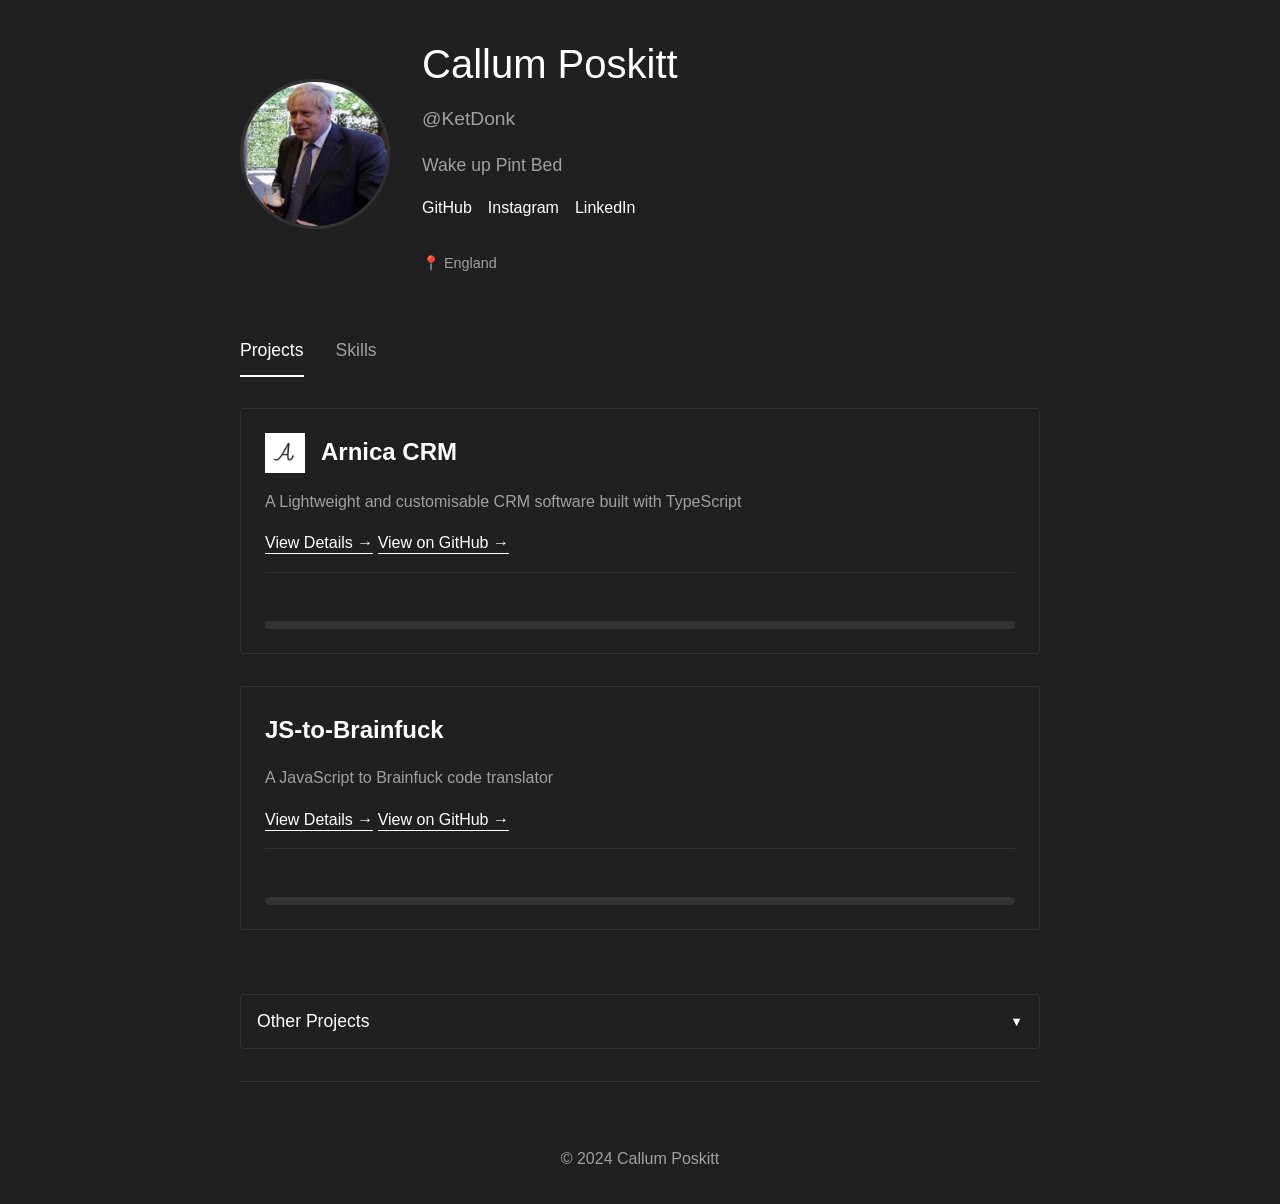
<file: index.html>
<!DOCTYPE html>
<html lang="en">
<head>
    <meta charset="UTF-8">
    <meta name="viewport" content="width=device-width, initial-scale=1.0">
    <title>Callum Poskitt - Portfolio</title>
    <style>
        * {
            margin: 0;
            padding: 0;
            box-sizing: border-box;
        }

        body {
            background-color: #202020;
            color: #ffffff;
            font-family: -apple-system, BlinkMacSystemFont, 'Segoe UI', Roboto, Oxygen, Ubuntu, Cantarell, sans-serif;
            line-height: 1.6;
            padding: 2rem;
        }

        .container {
            max-width: 800px;
            margin: 0 auto;
        }

        header {
            margin-bottom: 3rem;
            display: flex;
            align-items: center;
            gap: 2rem;
        }

        .profile-img {
            width: 150px;
            height: 150px;
            border-radius: 50%;
            object-fit: cover;
            border: 3px solid #333;
        }

        .header-content {
            flex: 1;
        }

        h1 {
            font-size: 2.5rem;
            font-weight: 500;
            margin-bottom: 0.5rem;
        }

        .username {
            color: #a0a0a0;
            font-size: 1.2rem;
            margin-bottom: 1rem;
        }

        .bio {
            font-size: 1.1rem;
            color: #a0a0a0;
            margin-bottom: 1rem;
        }

        .social-links {
            display: flex;
            gap: 1rem;
            margin-bottom: 2rem;
        }

        .social-links a {
            color: #ffffff;
            text-decoration: none;
            display: flex;
            align-items: center;
            gap: 0.5rem;
        }

        .social-links a:hover {
            color: #a0a0a0;
        }

        .projects {
            display: grid;
            gap: 2rem;
        }

        .project {
            border: 1px solid #333;
            padding: 1.5rem;
            border-radius: 4px;
            transition: transform 0.2s;
        }

        .project:hover {
            transform: translateY(-2px);
        }

        .project h2 {
            font-size: 1.5rem;
            margin-bottom: 0.5rem;
        }

        .project p {
            color: #a0a0a0;
            margin-bottom: 1rem;
        }

        .project a {
            color: #ffffff;
            text-decoration: none;
            border-bottom: 1px solid #ffffff;
            padding-bottom: 2px;
        }

        .project a:hover {
            border-bottom: 2px solid #ffffff;
        }

        footer {
            margin-top: 4rem;
            text-align: center;
            color: #a0a0a0;
        }

        .location {
            color: #a0a0a0;
            font-size: 0.9rem;
        }

        .languages {
            margin-top: 1rem;
            border-top: 1px solid #333;
            padding-top: 1rem;
        }

        .language-tags {
            display: flex;
            flex-wrap: wrap;
            gap: 1rem;
            margin-bottom: 0.5rem;
            min-height: 24px; /* Prevent layout shift while loading */
        }

        .language-tag {
            display: flex;
            align-items: center;
            gap: 0.5rem;
            font-size: 0.9rem;
            color: #a0a0a0;
        }

        .language-dot {
            width: 12px;
            height: 12px;
            border-radius: 50%;
        }

        .language-bar {
            height: 8px;
            border-radius: 4px;
            background: #333;
            margin-top: 0.5rem;
            overflow: hidden;
            display: flex;
            min-height: 8px; /* Prevent layout shift while loading */
        }

        .language-segment {
            height: 100%;
        }

        .loading {
            opacity: 0.5;
        }

        /* GitHub language colors - will be expanded dynamically */
        .typescript { background-color: #3178c6; }
        .javascript { background-color: #f1e05a; }
        .html { background-color: #e34c26; }
        .css { background-color: #563d7c; }
        .python { background-color: #3572A5; }
        .csharp { background-color: #178600; }

        /* Additional framework colors */
        .nodejs { background-color: #339933; }
        .expressjs { background-color: #000000; }
        .discordjs { background-color: #5865F2; }
        .spigot { background-color: #ED8106; }
        .bukkit { background-color: #C97D0C; }

        .projects-dropdown {
            margin-top: 2rem;
        }

        .dropdown-button {
            background: none;
            border: 1px solid #333;
            color: #ffffff;
            padding: 1rem;
            width: 100%;
            text-align: left;
            cursor: pointer;
            display: flex;
            justify-content: space-between;
            align-items: center;
            font-size: 1.1rem;
            border-radius: 4px;
            transition: background-color 0.2s;
        }

        .dropdown-button:hover {
            background-color: #2a2a2a;
        }

        .dropdown-button::after {
            content: '▼';
            font-size: 0.8rem;
            transition: transform 0.2s;
        }

        .dropdown-button.active::after {
            transform: rotate(180deg);
        }

        .other-projects {
            display: none;
            margin-top: 1rem;
        }

        .other-projects.show {
            display: grid;
            gap: 2rem;
        }

        .project-header {
            display: flex;
            align-items: center;
            gap: 1rem;
            margin-bottom: 1rem;
        }

        .project-logo {
            width: 40px;
            height: 40px;
            object-fit: contain;
        }

        .project-header h2 {
            margin-bottom: 0;
        }

        /* Tabs styling */
        .tabs {
            margin: 3rem 0;
            border-bottom: 1px solid #333;
        }

        .tab-buttons {
            display: flex;
            gap: 2rem;
            margin-bottom: -1px;
        }

        .tab-button {
            background: none;
            border: none;
            color: #a0a0a0;
            padding: 1rem 0;
            font-size: 1.1rem;
            cursor: pointer;
            position: relative;
            transition: color 0.2s;
        }

        .tab-button:hover {
            color: #ffffff;
        }

        .tab-button.active {
            color: #ffffff;
        }

        .tab-button.active::after {
            content: '';
            position: absolute;
            bottom: 0;
            left: 0;
            right: 0;
            height: 2px;
            background-color: #ffffff;
        }

        .tab-content {
            display: none;
            padding: 2rem 0;
        }

        .tab-content.active {
            display: block;
        }

        /* Skills section styling */
        .skills-grid {
            display: grid;
            grid-template-columns: repeat(auto-fill, minmax(250px, 1fr));
            gap: 2rem;
        }

        .skill-category {
            background: #2a2a2a;
            border-radius: 4px;
            padding: 1.5rem;
        }

        .skill-category h3 {
            margin-bottom: 1rem;
            font-size: 1.2rem;
            color: #ffffff;
        }

        .skill-list {
            display: flex;
            flex-wrap: wrap;
            gap: 0.8rem;
        }

        .skill-tag {
            display: flex;
            align-items: center;
            gap: 0.8rem;
            background: #333;
            padding: 0.4rem 0.8rem;
            border-radius: 20px;
            font-size: 0.9rem;
            color: #ffffff;
        }

        .skill-icon {
            width: 20px;
            height: 20px;
            display: flex;
            align-items: center;
            justify-content: center;
        }

        .skill-icon img {
            width: 100%;
            height: 100%;
            object-fit: contain;
        }

        .skill-dot {
            width: 8px;
            height: 8px;
            border-radius: 50%;
        }

        /* Restore project language bar styles */
        .project .languages .language-bar {
            height: 8px;
            border-radius: 4px;
            background: #333;
            margin-top: 0.5rem;
            overflow: hidden;
            display: flex;
        }

        .project .language-segment {
            height: 100%;
        }

        .project .language-tags {
            display: flex;
            flex-wrap: wrap;
            gap: 0.5rem;
            margin-bottom: 0.5rem;
        }

        .project .language-tag {
            display: flex;
            align-items: center;
            gap: 0.5rem;
            color: #a0a0a0;
            font-size: 0.9rem;
        }

        .project .language-dot {
            width: 8px;
            height: 8px;
            border-radius: 50%;
        }
    </style>
</head>
<body>
    <div class="container">
        <header>
            <img src="82061694.jpeg" alt="Callum Poskitt" class="profile-img">
            <div class="header-content">
                <h1>Callum Poskitt</h1>
                <div class="username">@KetDonk</div>
                <p class="bio">Wake up Pint Bed</p>
                <div class="social-links">
                    <a href="https://github.com/KetDonk" target="_blank">GitHub</a>
                    <a href="https://www.instagram.com/poskitt_/" target="_blank">Instagram</a>
                    <a href="https://www.linkedin.com/in/callum-poskitt-9bb7a4223" target="_blank">LinkedIn</a>
                </div>
                <p class="location">📍 England</p>
            </div>
        </header>

        <div class="tabs">
            <div class="tab-buttons">
                <button class="tab-button active" onclick="switchTab('projects')">Projects</button>
                <button class="tab-button" onclick="switchTab('skills')">Skills</button>
            </div>

            <div id="projects" class="tab-content active">
                <section class="projects">
                    <div class="project" data-repo="arnicaproject/arnica">
                        <div class="project-header">
                            <img src="207229088.png" alt="Arnica Logo" class="project-logo">
                            <h2>Arnica CRM</h2>
                        </div>
                        <p>A Lightweight and customisable CRM software built with TypeScript</p>
                        <div class="project-links" style="margin: 1rem 0;">
                            <a href="arnica.html" class="view-details">View Details →</a>
                            <a href="https://github.com/arnicaproject/arnica" target="_blank">View on GitHub →</a>
                        </div>
                        <div class="languages">
                            <div class="language-tags"></div>
                            <div class="language-bar"></div>
                        </div>
                    </div>

                    <div class="project" data-repo="KetDonk/js-to-brainfuck">
                        <div class="project-header">
                            <h2>JS-to-Brainfuck</h2>
                        </div>
                        <p>A JavaScript to Brainfuck code translator</p>
                        <div class="project-links" style="margin: 1rem 0;">
                            <a href="js-to-brainfuck.html" class="view-details">View Details →</a>
                            <a href="https://github.com/KetDonk/js-to-brainfuck" target="_blank">View on GitHub →</a>
                        </div>
                        <div class="languages">
                            <div class="language-tags"></div>
                            <div class="language-bar"></div>
                        </div>
                    </div>

                    <div class="projects-dropdown">
                        <button class="dropdown-button" onclick="toggleProjects()">Other Projects</button>
                        <div class="other-projects" id="otherProjects">
                            <div class="project" data-repo="KetDonk/College-U16">
                                <h2>College-U16</h2>
                                <p>C# project - "blood, sweat and tears, many more reasons to go pub"</p>
                                <a href="https://github.com/KetDonk/College-U16" target="_blank">View on GitHub →</a>
                                <div class="languages">
                                    <div class="language-tags"></div>
                                    <div class="language-bar"></div>
                                </div>
                            </div>

                            <div class="project" data-repo="KetDonk/CIS1702-CW2">
                                <h2>CIS1702-CW2</h2>
                                <p>Coursework 2 for Programming 1 - Python project</p>
                                <a href="https://github.com/KetDonk/CIS1702-CW2" target="_blank">View on GitHub →</a>
                                <div class="languages">
                                    <div class="language-tags"></div>
                                    <div class="language-bar"></div>
                                </div>
                            </div>

                            <div class="project" data-repo="KetDonk/U15Web">
                                <h2>U15Web</h2>
                                <p>Web development project using HTML</p>
                                <a href="https://github.com/KetDonk/U15Web" target="_blank">View on GitHub →</a>
                                <div class="languages">
                                    <div class="language-tags"></div>
                                    <div class="language-bar"></div>
                                </div>
                            </div>
                        </div>
                    </div>
                </section>
            </div>

            <div id="skills" class="tab-content">
                <div class="skills-grid">
                    <div class="skill-category">
                        <h3>Programming Languages</h3>
                        <div class="skill-list" id="programming-languages">
                            <!-- Dynamically populated -->
                        </div>
                    </div>
                    <div class="skill-category">
                        <h3>Frameworks & Libraries</h3>
                        <div class="skill-list" id="frameworks">
                            <!-- Dynamically populated -->
                        </div>
                    </div>
                    <div class="skill-category">
                        <h3>Tools & Technologies</h3>
                        <div class="skill-list" id="tools">
                            <!-- Dynamically populated -->
                        </div>
                    </div>
                </div>
            </div>
        </div>

        <footer>
            <p>© 2024 Callum Poskitt</p>
        </footer>
    </div>

    <script>
        // Language colors mapping (keep this for fallback dots)
        const languageColors = {
            'TypeScript': '#3178c6',
            'JavaScript': '#f1e05a',
            'HTML': '#e34c26',
            'CSS': '#563d7c',
            'Python': '#3572A5',
            'C#': '#178600',
            'Java': '#b07219',
            'Node.js': '#339933',
            'Express.js': '#000000',
            'Discord.js': '#5865F2',
            'Spigot': '#ED8106',
            'Bukkit': '#C97D0C'
        };

        // Icon mappings for skills
        const skillIcons = {
            'TypeScript': 'svgs/typescript-icon.svg',
            'JavaScript': 'svgs/javascript.svg',
            'HTML': 'svgs/html-5.svg',
            'CSS': 'svgs/css-3.svg',
            'Python': 'svgs/python.svg',
            'C#': 'svgs/c-sharp.svg',
            'Java': 'svgs/java.svg',
            'Node.js': 'svgs/nodejs-icon.svg',
            'Express.js': 'svgs/express.svg',
            'Discord.js': 'svgs/discord-icon.svg',
            'Tailwind CSS': 'svgs/tailwindcss-icon.svg'
        };

        // Update the fetchLanguageStats function with repository-specific fallback data
        async function fetchLanguageStats(repo) {
            try {
                const response = await fetch(`https://api.github.com/repos/${repo}/languages`);
                if (!response.ok) {
                    // Repository-specific fallback data
                    const fallbackData = {
                        'arnicaproject/arnica': {
                            'TypeScript': 15000,
                            'JavaScript': 5000,
                            'HTML': 2000,
                            'CSS': 1000
                        },
                        'KetDonk/College-U16': {
                            'C#': 20000,
                            'HTML': 500
                        },
                        'KetDonk/CIS1702-CW2': {
                            'Python': 10000
                        },
                        'KetDonk/U15Web': {
                            'HTML': 7000,
                            'CSS': 3000,
                            'JavaScript': 1000
                        }
                    };
                    
                    return fallbackData[repo] || {
                        'JavaScript': 1000,
                        'HTML': 500
                    };
                }
                const data = await response.json();
                return data;
            } catch (error) {
                console.error(`Error fetching language stats for ${repo}:`, error);
                return null;
            }
        }

        // Function to calculate percentages from language bytes
        function calculatePercentages(languages) {
            const total = Object.values(languages).reduce((a, b) => a + b, 0);
            const percentages = {};
            for (const [lang, bytes] of Object.entries(languages)) {
                percentages[lang] = (bytes / total * 100).toFixed(1);
            }
            return percentages;
        }

        // Function to update the language display for a project
        function updateProjectLanguages(projectElement, languages) {
            if (!languages) return;

            const tagsContainer = projectElement.querySelector('.language-tags');
            const barContainer = projectElement.querySelector('.language-bar');
            
            // Clear existing content
            tagsContainer.innerHTML = '';
            barContainer.innerHTML = '';

            // Calculate total bytes
            const total = Object.values(languages).reduce((a, b) => a + b, 0);

            // Create and append language tags and bar segments
            Object.entries(languages).forEach(([language, bytes]) => {
                const percentage = ((bytes / total) * 100).toFixed(1);
                
                // Add language tag
                const tag = document.createElement('div');
                tag.className = 'language-tag';
                tag.innerHTML = `
                    <div class="language-dot" style="background-color: ${languageColors[language] || '#858585'}"></div>
                    ${language} ${percentage}%
                `;
                tagsContainer.appendChild(tag);

                // Add bar segment
                const segment = document.createElement('div');
                segment.className = 'language-segment';
                segment.style.backgroundColor = languageColors[language] || '#858585';
                segment.style.width = `${percentage}%`;
                barContainer.appendChild(segment);
            });
        }

        // Function to initialize language stats for all projects
        async function initializeLanguageStats() {
            const projects = document.querySelectorAll('.project[data-repo]');
            
            for (const project of projects) {
                const repo = project.dataset.repo;
                const languageSection = project.querySelector('.languages');
                languageSection.classList.add('loading');
                
                const languages = await fetchLanguageStats(repo);
                if (languages) {
                    updateProjectLanguages(project, languages);
                }
                
                languageSection.classList.remove('loading');
            }
        }

        // Function to switch between tabs
        function switchTab(tabId) {
            // Update tab buttons
            document.querySelectorAll('.tab-button').forEach(button => {
                button.classList.remove('active');
            });
            document.querySelector(`[onclick="switchTab('${tabId}')"]`).classList.add('active');

            // Update tab content
            document.querySelectorAll('.tab-content').forEach(content => {
                content.classList.remove('active');
            });
            document.getElementById(tabId).classList.add('active');
        }

        // Function to create skill tag content
        function createSkillContent(name) {
            const iconPath = skillIcons[name];
            const color = languageColors[name] || '#858585';
            
            return `
                <div class="skill-icon">
                    ${iconPath 
                        ? `<img src="${iconPath}" alt="${name} icon">`
                        : `<div class="skill-dot" style="background-color: ${color}"></div>`
                    }
                </div>
                ${name}
            `;
        }

        // Update the aggregateSkills function
        async function aggregateSkills() {
            const repos = [
                'arnicaproject/arnica',
                'KetDonk/College-U16',
                'KetDonk/CIS1702-CW2',
                'KetDonk/U15Web'
            ];

            const skillsMap = new Map();
            
            // Add default programming languages
            const defaultLanguages = [
                'JavaScript', 'TypeScript', 'Python', 'Java', 'C#', 'HTML', 'CSS'
            ];
            defaultLanguages.forEach(lang => skillsMap.set(lang, true));

            // Add languages from repositories
            for (const repo of repos) {
                const languages = await fetchLanguageStats(repo);
                if (languages) {
                    for (const language of Object.keys(languages)) {
                        skillsMap.set(language, true);
                    }
                }
            }

            // Update skills display
            const programmingLanguages = document.getElementById('programming-languages');
            programmingLanguages.innerHTML = '';

            Array.from(skillsMap.keys()).sort().forEach(language => {
                const skillTag = document.createElement('div');
                skillTag.className = 'skill-tag';
                skillTag.innerHTML = createSkillContent(language);
                programmingLanguages.appendChild(skillTag);
            });
        }

        // Update the populateFrameworks function
        function populateFrameworks() {
            const frameworks = [
                'Node.js',
                'Express.js',
                'Discord.js',
                'Spigot',
                'Bukkit',
                'Tailwind CSS'
            ];

            const frameworksContainer = document.getElementById('frameworks');
            frameworksContainer.innerHTML = '';

            frameworks.forEach(name => {
                const skillTag = document.createElement('div');
                skillTag.className = 'skill-tag';
                skillTag.innerHTML = createSkillContent(name);
                frameworksContainer.appendChild(skillTag);
            });
        }

        // Initialize everything when the page loads
        document.addEventListener('DOMContentLoaded', () => {
            initializeLanguageStats();
            aggregateSkills();
            populateFrameworks();
        });

        function toggleProjects() {
            const button = document.querySelector('.dropdown-button');
            const projects = document.getElementById('otherProjects');
            button.classList.toggle('active');
            projects.classList.toggle('show');
        }
    </script>
</body>
</html>
</file>
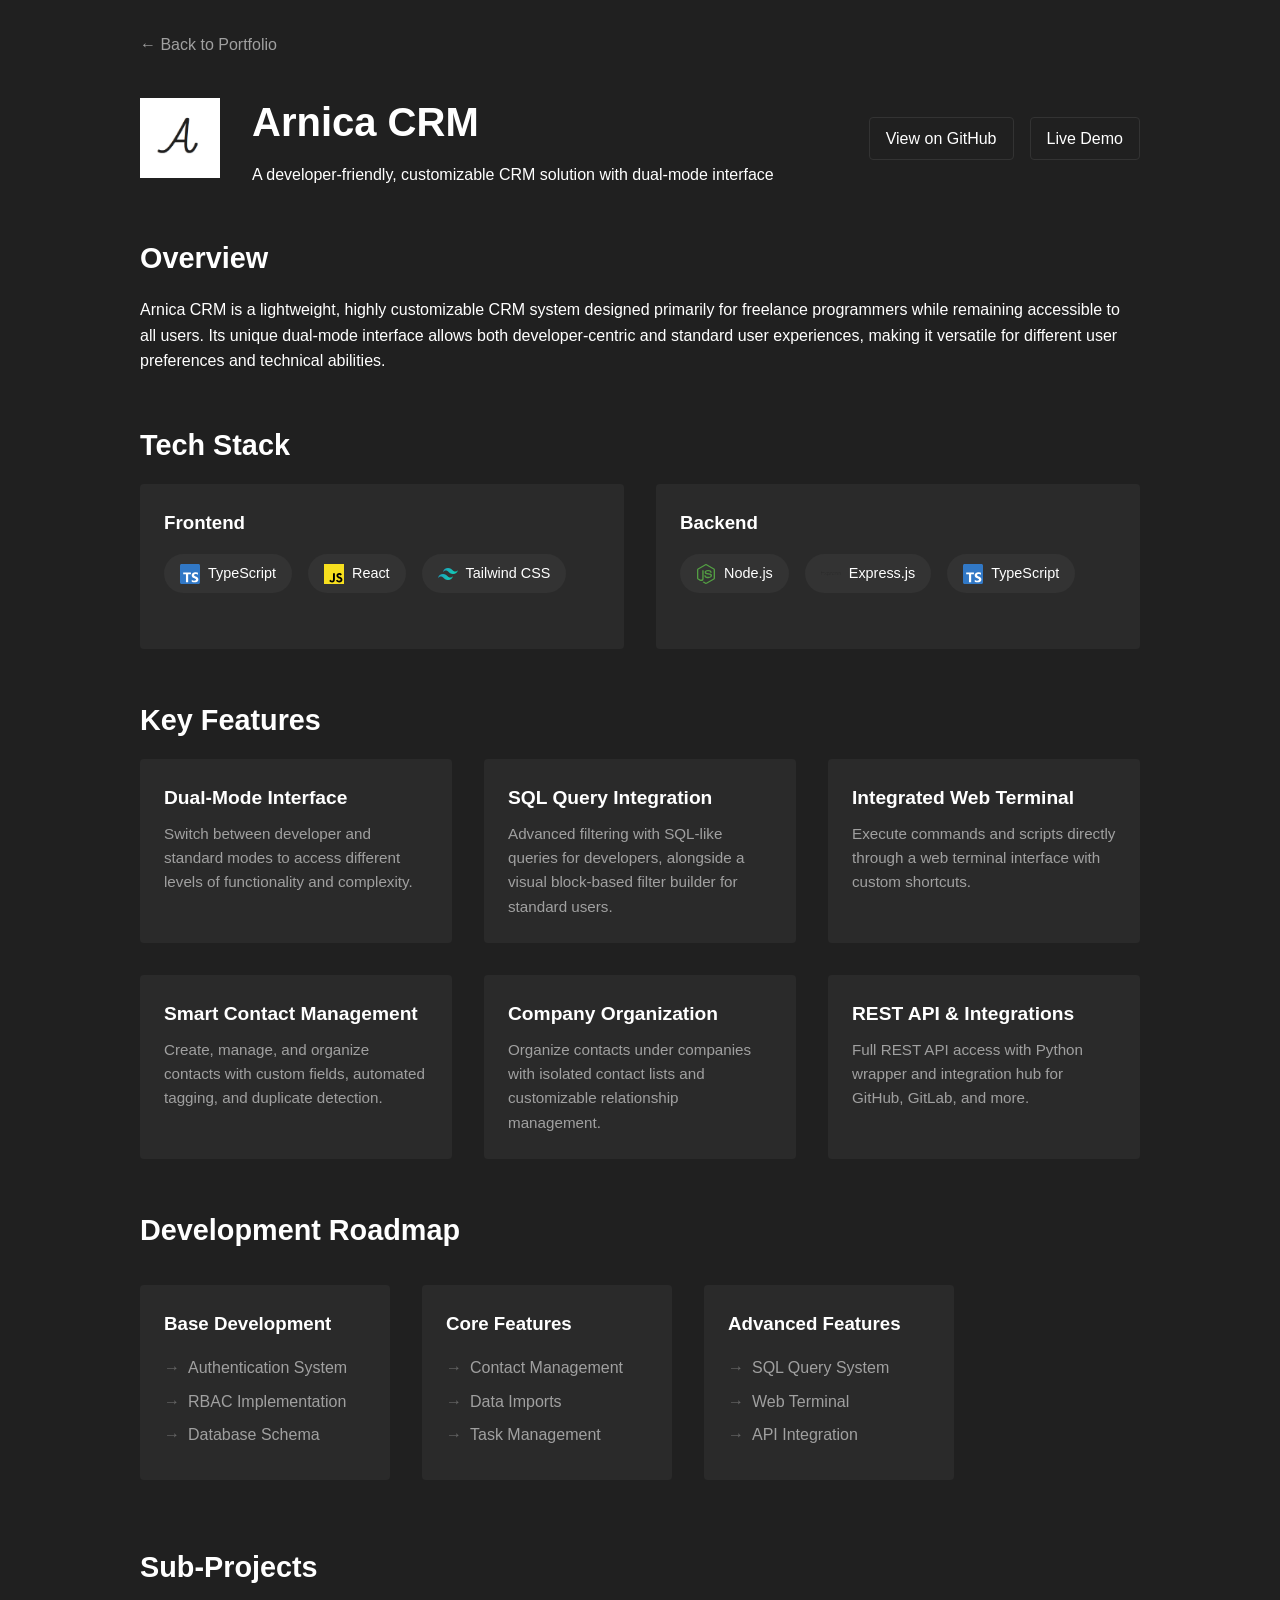
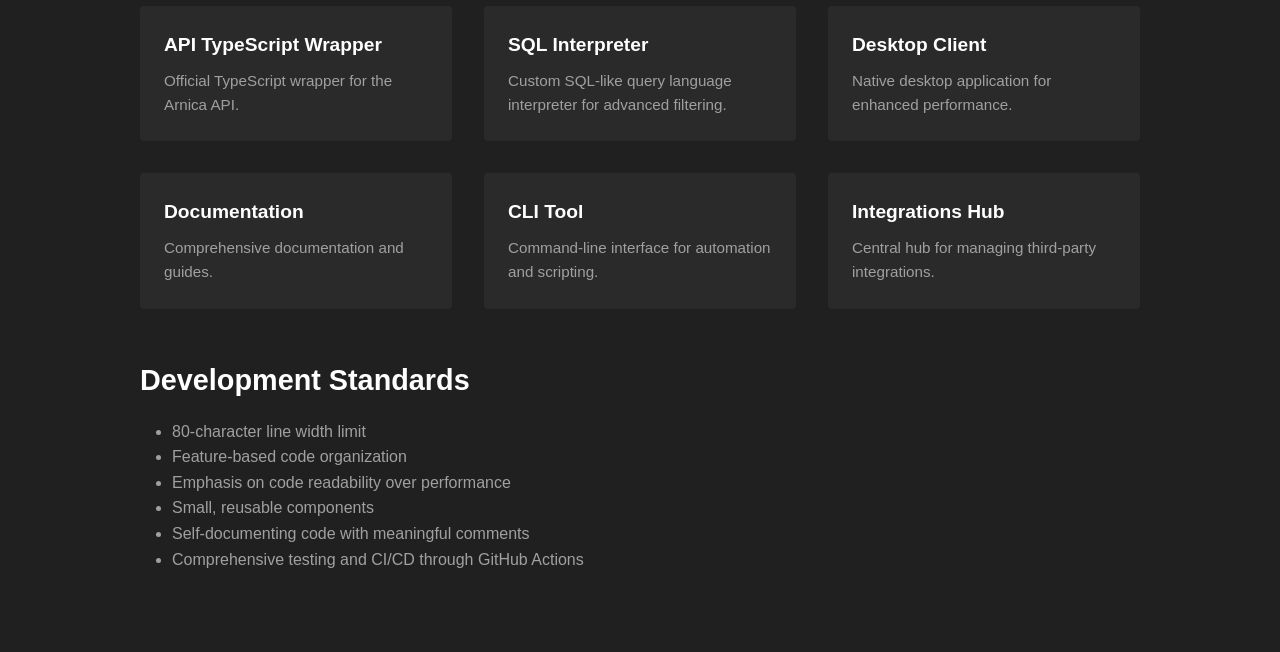
<file: arnica.html>
<!DOCTYPE html>
<html lang="en">
<head>
    <meta charset="UTF-8">
    <meta name="viewport" content="width=device-width, initial-scale=1.0">
    <title>Arnica CRM - Project Details</title>
    <style>
        * {
            margin: 0;
            padding: 0;
            box-sizing: border-box;
        }

        body {
            background-color: #202020;
            color: #ffffff;
            font-family: -apple-system, BlinkMacSystemFont, 'Segoe UI', Roboto, Oxygen, Ubuntu, Cantarell, sans-serif;
            line-height: 1.6;
            padding: 2rem;
        }

        .container {
            max-width: 1000px;
            margin: 0 auto;
        }

        .back-link {
            display: inline-flex;
            align-items: center;
            gap: 0.5rem;
            color: #a0a0a0;
            text-decoration: none;
            margin-bottom: 2rem;
            transition: color 0.2s;
        }

        .back-link:hover {
            color: #ffffff;
        }

        .project-header {
            display: flex;
            align-items: center;
            gap: 2rem;
            margin-bottom: 3rem;
        }

        .project-logo {
            width: 80px;
            height: 80px;
            object-fit: contain;
        }

        .project-title {
            flex: 1;
        }

        .project-title h1 {
            font-size: 2.5rem;
            margin-bottom: 0.5rem;
        }

        .project-links {
            display: flex;
            gap: 1rem;
        }

        .project-link {
            display: inline-flex;
            align-items: center;
            gap: 0.5rem;
            color: #ffffff;
            text-decoration: none;
            padding: 0.5rem 1rem;
            border: 1px solid #333;
            border-radius: 4px;
            transition: background-color 0.2s;
        }

        .project-link:hover {
            background-color: #333;
        }

        .section {
            margin-bottom: 3rem;
        }

        .section h2 {
            font-size: 1.8rem;
            margin-bottom: 1rem;
            color: #ffffff;
        }

        .tech-stack {
            display: flex;
            flex-wrap: wrap;
            gap: 1rem;
            margin-bottom: 2rem;
        }

        .tech-item {
            display: flex;
            align-items: center;
            gap: 0.5rem;
            background: #333;
            padding: 0.5rem 1rem;
            border-radius: 20px;
            font-size: 0.9rem;
        }

        .tech-icon {
            width: 20px;
            height: 20px;
        }

        .tech-icon img {
            width: 100%;
            height: 100%;
            object-fit: contain;
        }

        .features-grid {
            display: grid;
            grid-template-columns: repeat(auto-fit, minmax(300px, 1fr));
            gap: 2rem;
            margin-bottom: 2rem;
        }

        .feature-card {
            background: #2a2a2a;
            border-radius: 4px;
            padding: 1.5rem;
        }

        .feature-card h3 {
            font-size: 1.2rem;
            margin-bottom: 0.5rem;
            color: #ffffff;
        }

        .feature-card p {
            color: #a0a0a0;
            font-size: 0.95rem;
        }

        .screenshots {
            display: grid;
            grid-template-columns: repeat(auto-fit, minmax(400px, 1fr));
            gap: 2rem;
        }

        .screenshot {
            border: 1px solid #333;
            border-radius: 4px;
            overflow: hidden;
        }

        .screenshot img {
            width: 100%;
            height: auto;
            display: block;
        }

        .screenshot-caption {
            padding: 1rem;
            background: #2a2a2a;
            color: #a0a0a0;
            font-size: 0.9rem;
        }

        .mode-switch {
            display: inline-flex;
            align-items: center;
            gap: 0.5rem;
            background: #2a2a2a;
            padding: 0.3rem;
            border-radius: 20px;
            margin-bottom: 1rem;
        }

        .mode-button {
            padding: 0.5rem 1rem;
            border-radius: 16px;
            border: none;
            background: none;
            color: #a0a0a0;
            cursor: pointer;
            transition: all 0.2s;
        }

        .mode-button.active {
            background: #333;
            color: #ffffff;
        }

        .code-block {
            background: #2a2a2a;
            padding: 1rem;
            border-radius: 4px;
            font-family: 'Consolas', monospace;
            margin: 1rem 0;
            color: #a0a0a0;
        }

        .roadmap {
            display: flex;
            gap: 2rem;
            overflow-x: auto;
            padding: 1rem 0;
        }

        .roadmap-phase {
            min-width: 250px;
            background: #2a2a2a;
            padding: 1.5rem;
            border-radius: 4px;
        }

        .roadmap-phase h3 {
            margin-bottom: 1rem;
            color: #ffffff;
        }

        .roadmap-items {
            list-style: none;
        }

        .roadmap-items li {
            color: #a0a0a0;
            margin-bottom: 0.5rem;
            padding-left: 1.5rem;
            position: relative;
        }

        .roadmap-items li::before {
            content: '→';
            position: absolute;
            left: 0;
            color: #666;
        }

        .stack-section {
            display: grid;
            grid-template-columns: repeat(auto-fit, minmax(250px, 1fr));
            gap: 2rem;
        }

        .stack-card {
            background: #2a2a2a;
            padding: 1.5rem;
            border-radius: 4px;
        }

        .stack-card h3 {
            margin-bottom: 1rem;
            color: #ffffff;
            display: flex;
            align-items: center;
            gap: 0.5rem;
        }
    </style>
</head>
<body>
    <div class="container">
        <a href="index.html" class="back-link">← Back to Portfolio</a>

        <div class="project-header">
            <img src="207229088.png" alt="Arnica Logo" class="project-logo">
            <div class="project-title">
                <h1>Arnica CRM</h1>
                <p>A developer-friendly, customizable CRM solution with dual-mode interface</p>
            </div>
            <div class="project-links">
                <a href="https://github.com/arnicaproject/arnica" target="_blank" class="project-link">View on GitHub</a>
                <a href="#" class="project-link">Live Demo</a>
            </div>
        </div>

        <div class="section">
            <h2>Overview</h2>
            <p>Arnica CRM is a lightweight, highly customizable CRM system designed primarily for freelance programmers while remaining accessible to all users. Its unique dual-mode interface allows both developer-centric and standard user experiences, making it versatile for different user preferences and technical abilities.</p>
        </div>

        <div class="section">
            <h2>Tech Stack</h2>
            <div class="stack-section">
                <div class="stack-card">
                    <h3>Frontend</h3>
                    <div class="tech-stack">
                        <div class="tech-item">
                            <div class="tech-icon">
                                <img src="svgs/typescript-icon.svg" alt="TypeScript">
                            </div>
                            TypeScript
                        </div>
                        <div class="tech-item">
                            <div class="tech-icon">
                                <img src="svgs/javascript.svg" alt="JavaScript">
                            </div>
                            React
                        </div>
                        <div class="tech-item">
                            <div class="tech-icon">
                                <img src="svgs/tailwindcss-icon.svg" alt="Tailwind CSS">
                            </div>
                            Tailwind CSS
                        </div>
                    </div>
                </div>
                <div class="stack-card">
                    <h3>Backend</h3>
                    <div class="tech-stack">
                        <div class="tech-item">
                            <div class="tech-icon">
                                <img src="svgs/nodejs-icon.svg" alt="Node.js">
                            </div>
                            Node.js
                        </div>
                        <div class="tech-item">
                            <div class="tech-icon">
                                <img src="svgs/express.svg" alt="Express.js">
                            </div>
                            Express.js
                        </div>
                        <div class="tech-item">
                            <div class="tech-icon">
                                <img src="svgs/typescript-icon.svg" alt="TypeScript">
                            </div>
                            TypeScript
                        </div>
                    </div>
                </div>
            </div>
        </div>

        <div class="section">
            <h2>Key Features</h2>
            <div class="features-grid">
                <div class="feature-card">
                    <h3>Dual-Mode Interface</h3>
                    <p>Switch between developer and standard modes to access different levels of functionality and complexity.</p>
                </div>
                <div class="feature-card">
                    <h3>SQL Query Integration</h3>
                    <p>Advanced filtering with SQL-like queries for developers, alongside a visual block-based filter builder for standard users.</p>
                </div>
                <div class="feature-card">
                    <h3>Integrated Web Terminal</h3>
                    <p>Execute commands and scripts directly through a web terminal interface with custom shortcuts.</p>
                </div>
                <div class="feature-card">
                    <h3>Smart Contact Management</h3>
                    <p>Create, manage, and organize contacts with custom fields, automated tagging, and duplicate detection.</p>
                </div>
                <div class="feature-card">
                    <h3>Company Organization</h3>
                    <p>Organize contacts under companies with isolated contact lists and customizable relationship management.</p>
                </div>
                <div class="feature-card">
                    <h3>REST API & Integrations</h3>
                    <p>Full REST API access with Python wrapper and integration hub for GitHub, GitLab, and more.</p>
                </div>
            </div>
        </div>

        <div class="section">
            <h2>Development Roadmap</h2>
            <div class="roadmap">
                <div class="roadmap-phase">
                    <h3>Base Development</h3>
                    <ul class="roadmap-items">
                        <li>Authentication System</li>
                        <li>RBAC Implementation</li>
                        <li>Database Schema</li>
                    </ul>
                </div>
                <div class="roadmap-phase">
                    <h3>Core Features</h3>
                    <ul class="roadmap-items">
                        <li>Contact Management</li>
                        <li>Data Imports</li>
                        <li>Task Management</li>
                    </ul>
                </div>
                <div class="roadmap-phase">
                    <h3>Advanced Features</h3>
                    <ul class="roadmap-items">
                        <li>SQL Query System</li>
                        <li>Web Terminal</li>
                        <li>API Integration</li>
                    </ul>
                </div>
            </div>
        </div>

        <div class="section">
            <h2>Sub-Projects</h2>
            <div class="features-grid">
                <div class="feature-card">
                    <h3>API TypeScript Wrapper</h3>
                    <p>Official TypeScript wrapper for the Arnica API.</p>
                </div>
                <div class="feature-card">
                    <h3>SQL Interpreter</h3>
                    <p>Custom SQL-like query language interpreter for advanced filtering.</p>
                </div>
                <div class="feature-card">
                    <h3>Desktop Client</h3>
                    <p>Native desktop application for enhanced performance.</p>
                </div>
                <div class="feature-card">
                    <h3>Documentation</h3>
                    <p>Comprehensive documentation and guides.</p>
                </div>
                <div class="feature-card">
                    <h3>CLI Tool</h3>
                    <p>Command-line interface for automation and scripting.</p>
                </div>
                <div class="feature-card">
                    <h3>Integrations Hub</h3>
                    <p>Central hub for managing third-party integrations.</p>
                </div>
            </div>
        </div>

        <div class="section">
            <h2>Development Standards</h2>
            <ul style="margin-left: 2rem; margin-top: 1rem; color: #a0a0a0;">
                <li>80-character line width limit</li>
                <li>Feature-based code organization</li>
                <li>Emphasis on code readability over performance</li>
                <li>Small, reusable components</li>
                <li>Self-documenting code with meaningful comments</li>
                <li>Comprehensive testing and CI/CD through GitHub Actions</li>
            </ul>
        </div>
    </div>
</body>
</html>
</file>
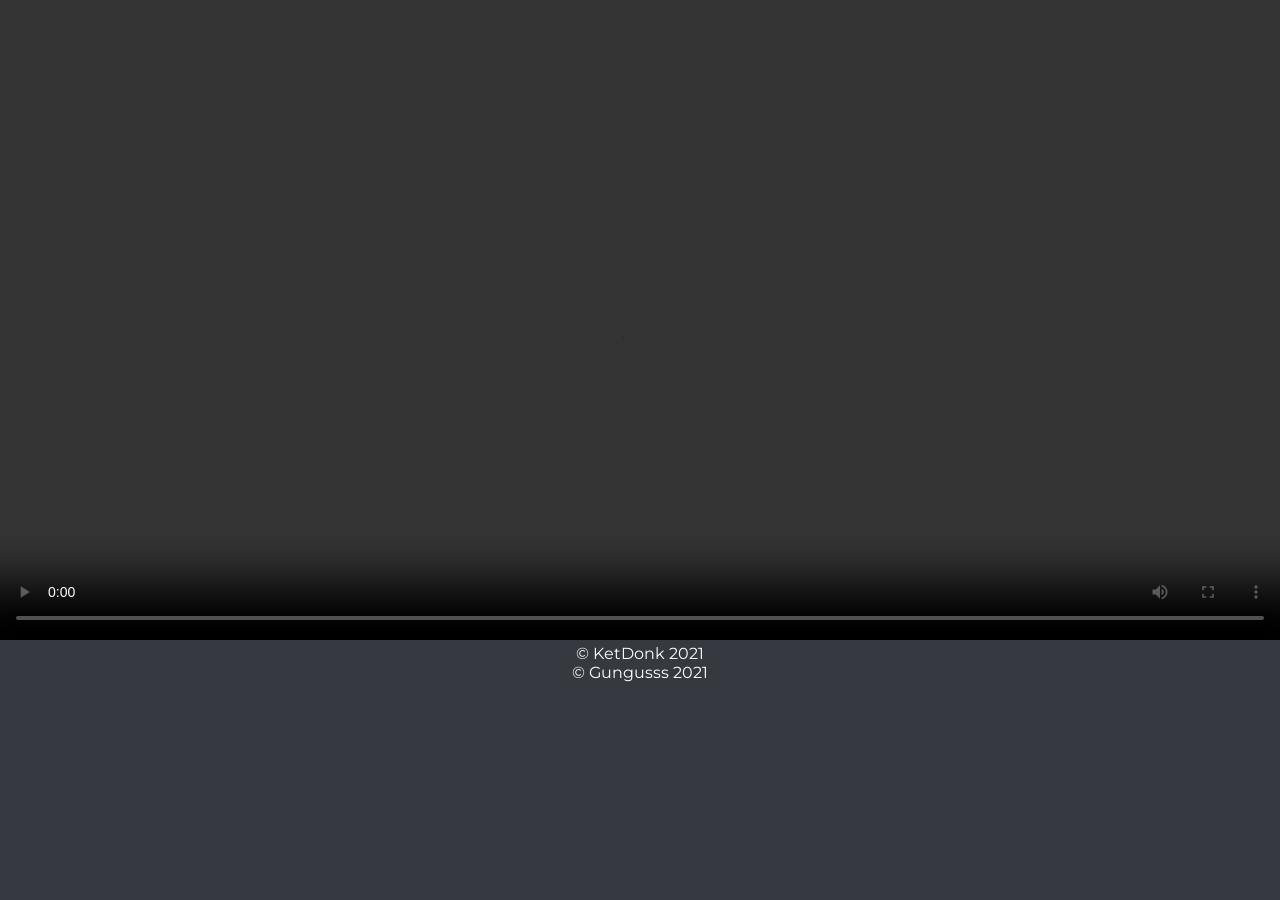
<file: blackburn.html>
<!DOCTYPE html>
<html lang="en">

<head>
    <meta charset="UTF-8">
    <meta http-equiv="X-UA-Compatible" content="IE=edge">
    <link rel="stylesheet" type="text/css" href="./blackburn.css" />
    <meta name="viewport" content="width=device-width, initial-scale=1.0">
    <title>Chistopher Blackburn</title>
</head>

<body>
    <div class="vid-cont">
        <video controls autoplay loop width="100%" height="100%">
            <source class="vid" src="./sir.mp4" type="video/mp4">
        </video>
    </div>
    <div class="footer">
        <span><a href="https://github.com/KetDonk">© KetDonk 2021</a></span>
        <br>
        <span><a href="https://github.com/Gungusss">© Gungusss 2021</a></span>
    </div>
</body>

</html>
</file>
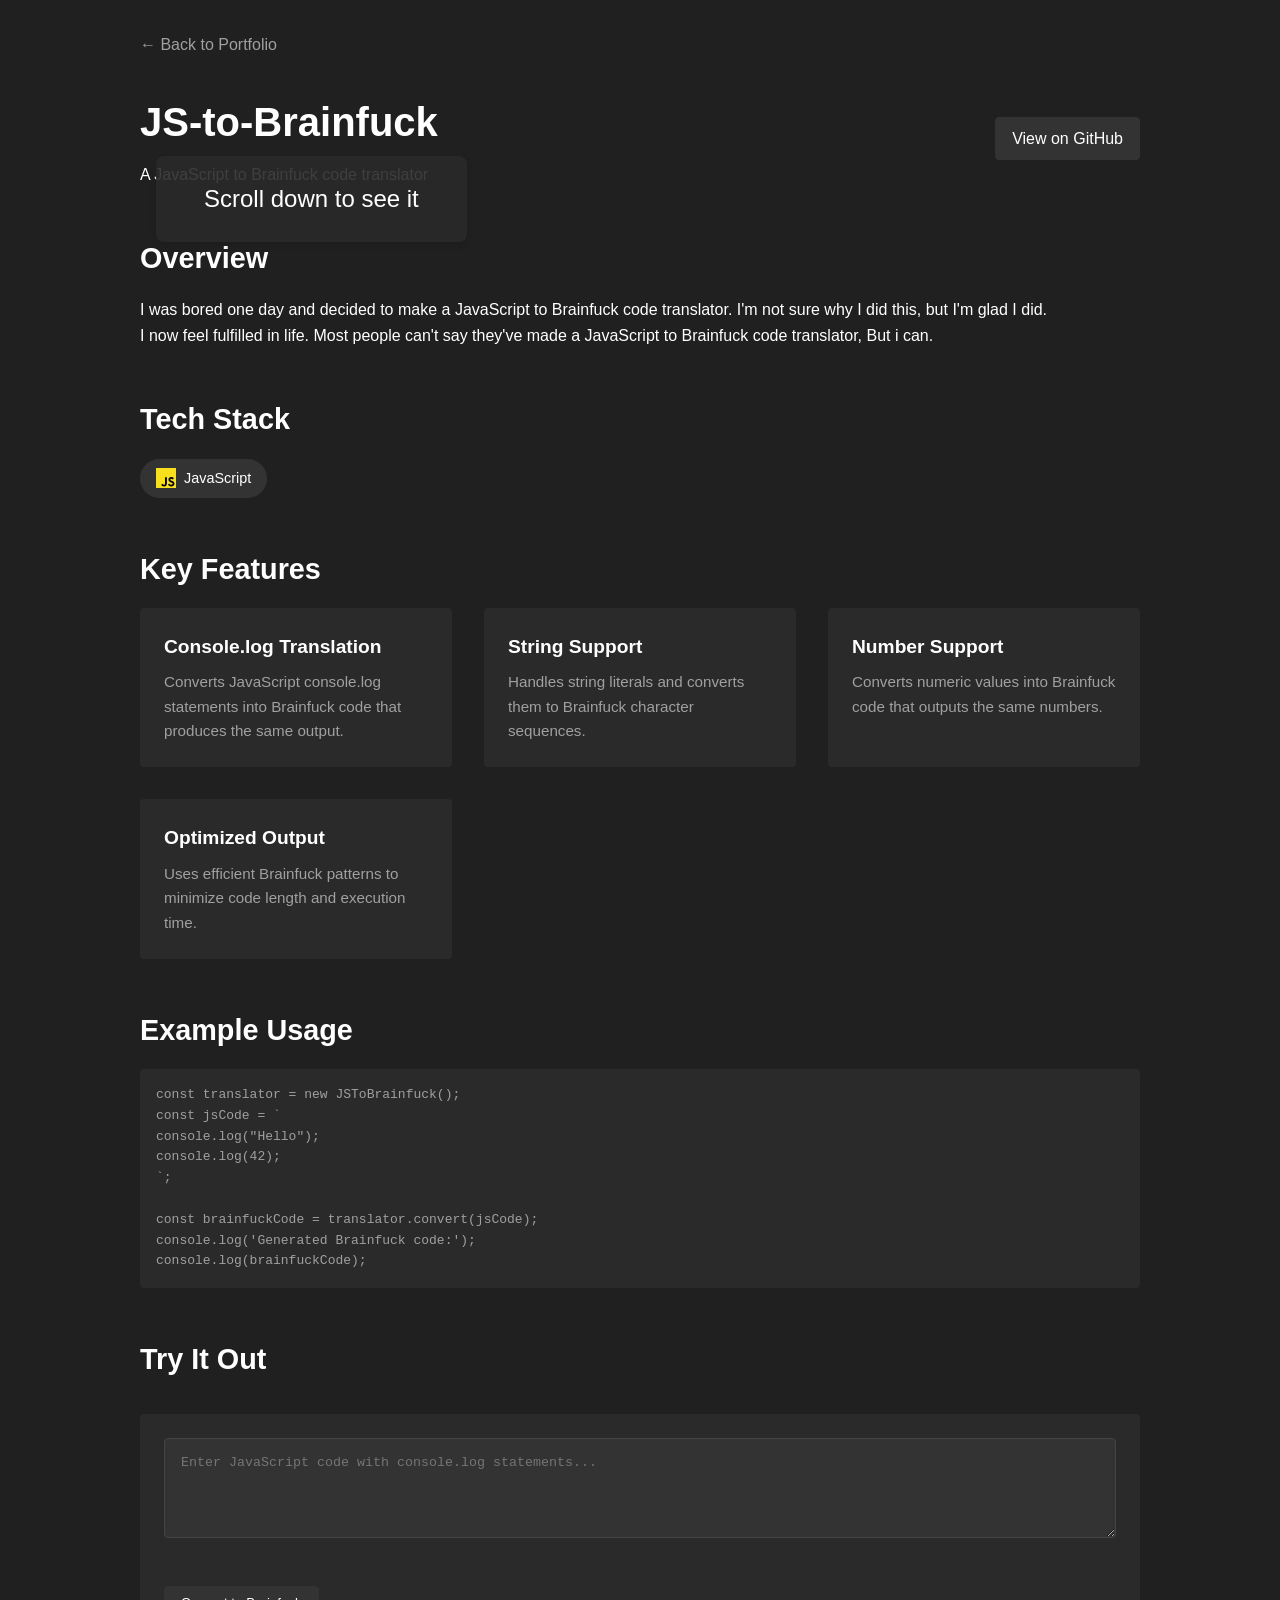
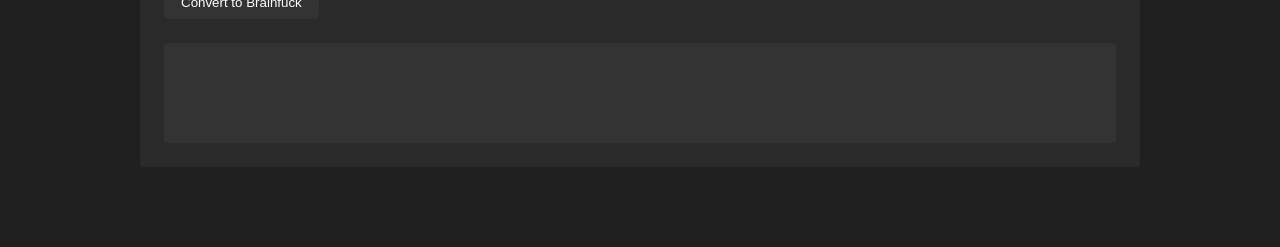
<file: js-to-brainfuck.html>
<!DOCTYPE html>
<html lang="en">
<head>
    <meta charset="UTF-8">
    <meta name="viewport" content="width=device-width, initial-scale=1.0">
    <title>JS-to-Brainfuck - Project Details</title>
    <style>
        * {
            margin: 0;
            padding: 0;
            box-sizing: border-box;
        }

        body {
            background-color: #202020;
            color: #ffffff;
            font-family: -apple-system, BlinkMacSystemFont, 'Segoe UI', Roboto, Oxygen, Ubuntu, Cantarell, sans-serif;
            line-height: 1.6;
            padding: 2rem;
            overflow-x: hidden;
        }

        .scroll-prompt {
            position: fixed;
            background: rgba(42, 42, 42, 0.9);
            padding: 1.5rem 3rem;
            border-radius: 8px;
            font-size: 1.5rem;
            box-shadow: 0 4px 6px rgba(0, 0, 0, 0.1);
            z-index: 1000;
            pointer-events: none;
        }

        @keyframes fadeIn {
            from { opacity: 0; transform: translateX(-50%) translateY(-20px); }
            to { opacity: 1; transform: translateX(-50%) translateY(0); }
        }

        .container {
            max-width: 1000px;
            margin: 0 auto;
        }

        .back-link {
            display: inline-flex;
            align-items: center;
            gap: 0.5rem;
            color: #a0a0a0;
            text-decoration: none;
            margin-bottom: 2rem;
            transition: color 0.2s;
        }

        .back-link:hover {
            color: #ffffff;
        }

        .project-header {
            display: flex;
            align-items: center;
            gap: 2rem;
            margin-bottom: 3rem;
        }

        .project-title {
            flex: 1;
        }

        .project-title h1 {
            font-size: 2.5rem;
            margin-bottom: 0.5rem;
        }

        .project-links {
            display: flex;
            gap: 1rem;
        }

        .project-link {
            display: inline-flex;
            align-items: center;
            gap: 0.5rem;
            color: #ffffff;
            text-decoration: none;
            padding: 0.5rem 1rem;
            border: 1px solid #333;
            border-radius: 4px;
            transition: background-color 0.2s;
            cursor: pointer;
            background-color: #333;
        }

        .project-link:hover {
            background-color: #444;
        }

        .section {
            margin-bottom: 3rem;
        }

        .section h2 {
            font-size: 1.8rem;
            margin-bottom: 1rem;
            color: #ffffff;
        }

        .tech-stack {
            display: flex;
            flex-wrap: wrap;
            gap: 1rem;
            margin-bottom: 2rem;
        }

        .tech-item {
            display: flex;
            align-items: center;
            gap: 0.5rem;
            background: #333;
            padding: 0.5rem 1rem;
            border-radius: 20px;
            font-size: 0.9rem;
        }

        .tech-icon {
            width: 20px;
            height: 20px;
        }

        .tech-icon img {
            width: 100%;
            height: 100%;
            object-fit: contain;
        }

        .features-grid {
            display: grid;
            grid-template-columns: repeat(auto-fit, minmax(300px, 1fr));
            gap: 2rem;
            margin-bottom: 2rem;
        }

        .feature-card {
            background: #2a2a2a;
            border-radius: 4px;
            padding: 1.5rem;
        }

        .feature-card h3 {
            font-size: 1.2rem;
            margin-bottom: 0.5rem;
            color: #ffffff;
        }

        .feature-card p {
            color: #a0a0a0;
            font-size: 0.95rem;
        }

        .code-block {
            background: #2a2a2a;
            padding: 1rem;
            border-radius: 4px;
            font-family: 'Consolas', monospace;
            margin: 1rem 0;
            color: #a0a0a0;
            overflow-x: auto;
        }

        .code-block pre {
            white-space: pre-wrap;
        }

        .demo-section {
            background: #2a2a2a;
            padding: 1.5rem;
            border-radius: 4px;
            margin: 2rem 0;
        }

        .demo-input {
            width: 100%;
            min-height: 100px;
            background: #333;
            border: 1px solid #444;
            color: #ffffff;
            padding: 1rem;
            margin-bottom: 1rem;
            font-family: 'Consolas', monospace;
            border-radius: 4px;
        }

        .demo-section button {
            margin: 1.5rem 0;
        }

        .demo-output {
            background: #333;
            padding: 1rem;
            border-radius: 4px;
            font-family: 'Consolas', monospace;
            white-space: pre-wrap;
            min-height: 100px;
        }
    </style>
</head>
<body>
    <div class="scroll-prompt">Scroll down to see it</div>
    <div class="container">
        <a href="index.html" class="back-link">← Back to Portfolio</a>

        <div class="project-header">
            <div class="project-title">
                <h1>JS-to-Brainfuck</h1>
                <p>A JavaScript to Brainfuck code translator</p>
            </div>
            <div class="project-links">
                <a href="https://github.com/KetDonk/js-to-brainfuck" target="_blank" class="project-link">View on GitHub</a>
            </div>
        </div>

        <div class="section">
            <h2>Overview</h2>
            <p>I was bored one day and decided to make a JavaScript to Brainfuck code translator. I'm not sure why I did this, but I'm glad I did.</p>
            <p>I now feel fulfilled in life. Most people can't say they've made a JavaScript to Brainfuck code translator, But i can.</p>
        </div>

        <div class="section">
            <h2>Tech Stack</h2>
            <div class="tech-stack">
                <div class="tech-item">
                    <div class="tech-icon">
                        <img src="svgs/javascript.svg" alt="JavaScript">
                    </div>
                    JavaScript
                </div>
            </div>
        </div>

        <div class="section">
            <h2>Key Features</h2>
            <div class="features-grid">
                <div class="feature-card">
                    <h3>Console.log Translation</h3>
                    <p>Converts JavaScript console.log statements into Brainfuck code that produces the same output.</p>
                </div>
                <div class="feature-card">
                    <h3>String Support</h3>
                    <p>Handles string literals and converts them to Brainfuck character sequences.</p>
                </div>
                <div class="feature-card">
                    <h3>Number Support</h3>
                    <p>Converts numeric values into Brainfuck code that outputs the same numbers.</p>
                </div>
                <div class="feature-card">
                    <h3>Optimized Output</h3>
                    <p>Uses efficient Brainfuck patterns to minimize code length and execution time.</p>
                </div>
            </div>
        </div>

        <div class="section">
            <h2>Example Usage</h2>
            <div class="code-block">
                <pre>const translator = new JSToBrainfuck();
const jsCode = `
console.log("Hello");
console.log(42);
`;

const brainfuckCode = translator.convert(jsCode);
console.log('Generated Brainfuck code:');
console.log(brainfuckCode);</pre>
            </div>
        </div>

        <div class="section">
            <h2>Try It Out</h2>
            <div class="demo-section">
                <textarea class="demo-input" placeholder="Enter JavaScript code with console.log statements..."></textarea>
                <button class="project-link" onclick="convertCode()">Convert to Brainfuck</button>
                <div class="demo-output" id="output"></div>
            </div>
        </div>
    </div>

    <script src="js-to-brainfuck.js"></script>
    <script>
        function convertCode() {
            const input = document.querySelector('.demo-input').value;
            const translator = new JSToBrainfuck();
            const brainfuckCode = translator.convert(input);
            document.getElementById('output').textContent = brainfuckCode;
        }

        const prompt = document.querySelector('.scroll-prompt');
        let x = 0;
        let y = 0;
        let dx = 2;
        let dy = 2;

        function movePrompt() {
            const maxX = window.innerWidth - prompt.offsetWidth;
            const maxY = window.innerHeight - prompt.offsetHeight;

            x += dx;
            y += dy;

            if (x <= 0 || x >= maxX) {
                dx = -dx;
            }
            if (y <= 0 || y >= maxY) {
                dy = -dy;
            }

            prompt.style.left = `${x}px`;
            prompt.style.top = `${y}px`;

            requestAnimationFrame(movePrompt);
        }

        movePrompt();
    </script>
</body>
</html>
</file>
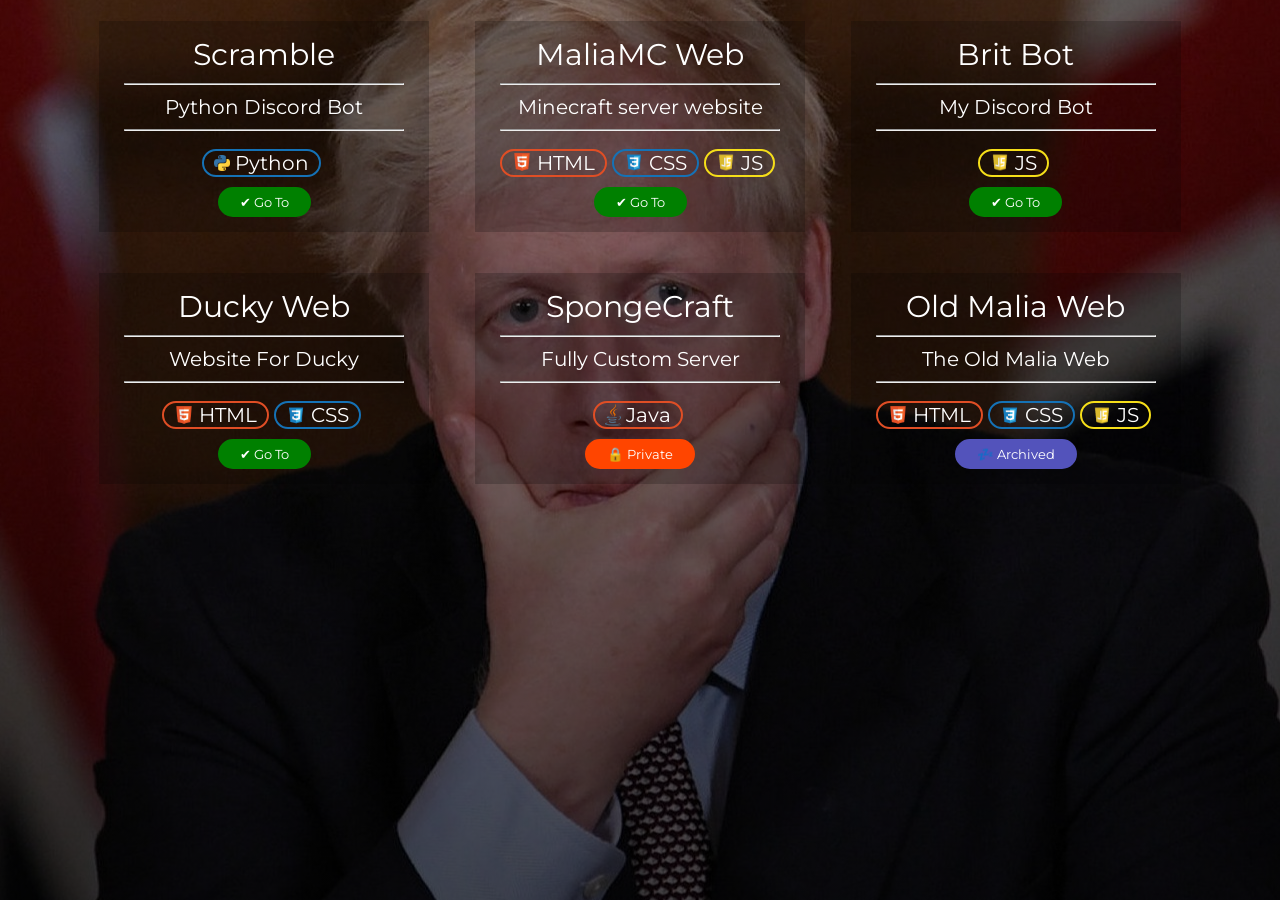
<file: projects/projects.html>
<!DOCTYPE html>
<html lang="en">

<head>
    <meta charset="UTF-8">
    <meta http-equiv="X-UA-Compatible" content="IE=edge">
    <link rel="stylesheet" type="text/css" href="./projectsstyle.css" />
    <meta name="viewport" content="width=device-width, initial-scale=1.0">
    <title>KetDonk</title>
</head>

<!-- <div class="lang-tag">
    <span class="html-tag">
        <img src="./html.png" class="lang-icon">
        HTML
    </span>
    <span class="css-tag">
        <img src="./css.png" class="lang-icon">
        CSS
    </span>
    <span class="js-tag">
        <img src="./js.png" class="lang-icon">
        JS
    </span>
</div> -->


<body>
    <!-- Public -->
    <div class="card">
        <div class="card-name">Scramble</div>
        <hr>
        <div class="card-description">Python Discord Bot</div>
        <hr>
        <div class="lang-tag"><span class="css-tag"><img src="./python.png"
                    style="width: 16px;vertical-align: middle; margin-bottom: 4px;"> Python</span></div>
        <br>
        <button><a href="https://discord.com/oauth2/authorize?client_id=853637640984199180&permissions=2148006976&scope=bot">✔ Go To</a></button>
    </div>
    <div class="card">
        <div class="card-name">MaliaMC Web</div>
        <hr>
        <div class="card-description">Minecraft server website</div>
        <hr>
        <div class="lang-tag"><span class="html-tag"><img src="./html.png" class="lang-icon"> HTML</span><span
                class="css-tag"><img src="./css.png" class="lang-icon"> CSS</span><span class="js-tag"><img
                    src="./js.png" class="lang-icon"> JS</span></div>
        <br>
        <button><a href="https://maliamc.com">✔ Go To</a></button>
    </div>
    <div class="card">
        <div class="card-name">Brit Bot</div>
        <hr>
        <div class="card-description">My Discord Bot</div>
        <hr>
        <div class="lang-tag"><span class="js-tag"><img src="./js.png" class="lang-icon"> JS</span></div>
        <br>
        <button><a href="https://github.com/DuckyGithub/CornerShop">✔ Go To</a></button>
    </div>
    <div class="card">
        <div class="card-name">Ducky Web</div>
        <hr>
        <div class="card-description">Website For Ducky</div>
        <hr>
        <div class="lang-tag"><span class="html-tag"><img src="./html.png" class="lang-icon"> HTML</span><span
                class="css-tag"><img src="./css.png" class="lang-icon"> CSS</span></div>
        <br>
        <button><a href="https://ducky.ketdonk.com">✔ Go To</a></button>
    </div>


    <!-- Private -->
    <div class="card">
        <div class="card-name">SpongeCraft</div>
        <hr>
        <div class="card-description">Fully Custom Server</div>
        <hr>
        <div class="lang-tag"><span class="html-tag"><img src="./java.png"
                    style="width: 16px;vertical-align: middle; margin-bottom: 4px;"> Java</span></div>
        <br>
        <button class="private"><a>🔒 Private</a></button>
    </div>
    <!-- Archived -->
    <div class="card">
        <div class="card-name">Old Malia Web</div>
        <hr>
        <div class="card-description">The Old Malia Web</div>
        <hr>
        <div class="lang-tag"><span class="html-tag"><img src="./html.png" class="lang-icon"> HTML</span><span
                class="css-tag"><img src="./css.png" class="lang-icon"> CSS</span><span class="js-tag"><img
                    src="./js.png" class="lang-icon"> JS</span></div>
        <br>
        <button class="archived"><a href="https://github.com/KetDonk/OldMalia">💤 Archived</a></button>
    </div>

</body>

</html>
</file>
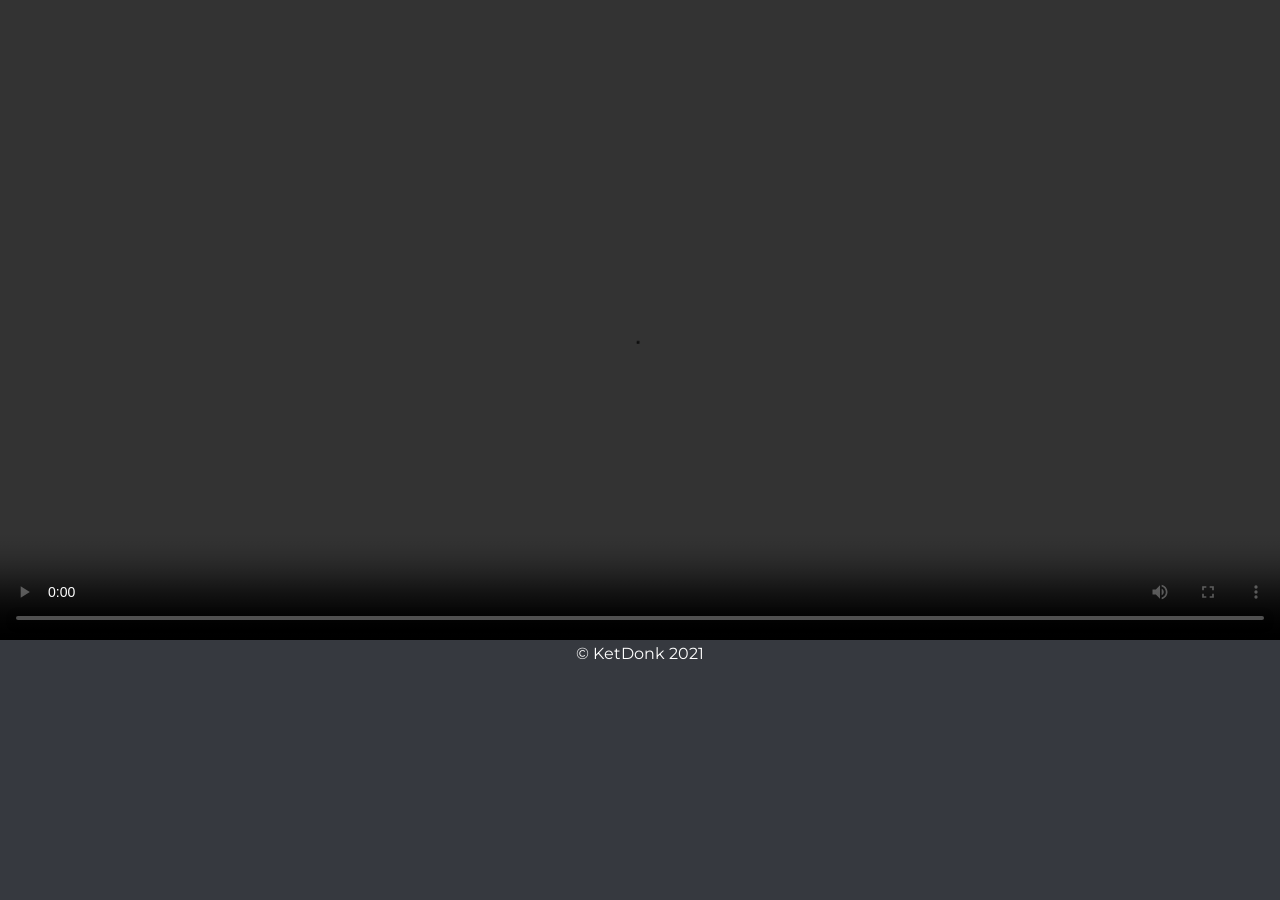
<file: projects/archive/blackburn/blackburn.html>
<!DOCTYPE html>
<html lang="en">

<head>
    <meta charset="UTF-8">
    <meta http-equiv="X-UA-Compatible" content="IE=edge">
    <link rel="stylesheet" type="text/css" href="./blackburn.css" />
    <meta name="viewport" content="width=device-width, initial-scale=1.0">
    <title>Chistopher Blackburn</title>
</head>

<body>
    <div class="vid-cont">
        <video controls autoplay loop width="100%" height="100%">
            <source class="vid" src="./sir.mp4" type="video/mp4">
        </video>
    </div>
    <div class="footer">
        <span><a href="https://github.com/KetDonk">© KetDonk 2021</a></span>
    </div>
</body>

</html>
</file>
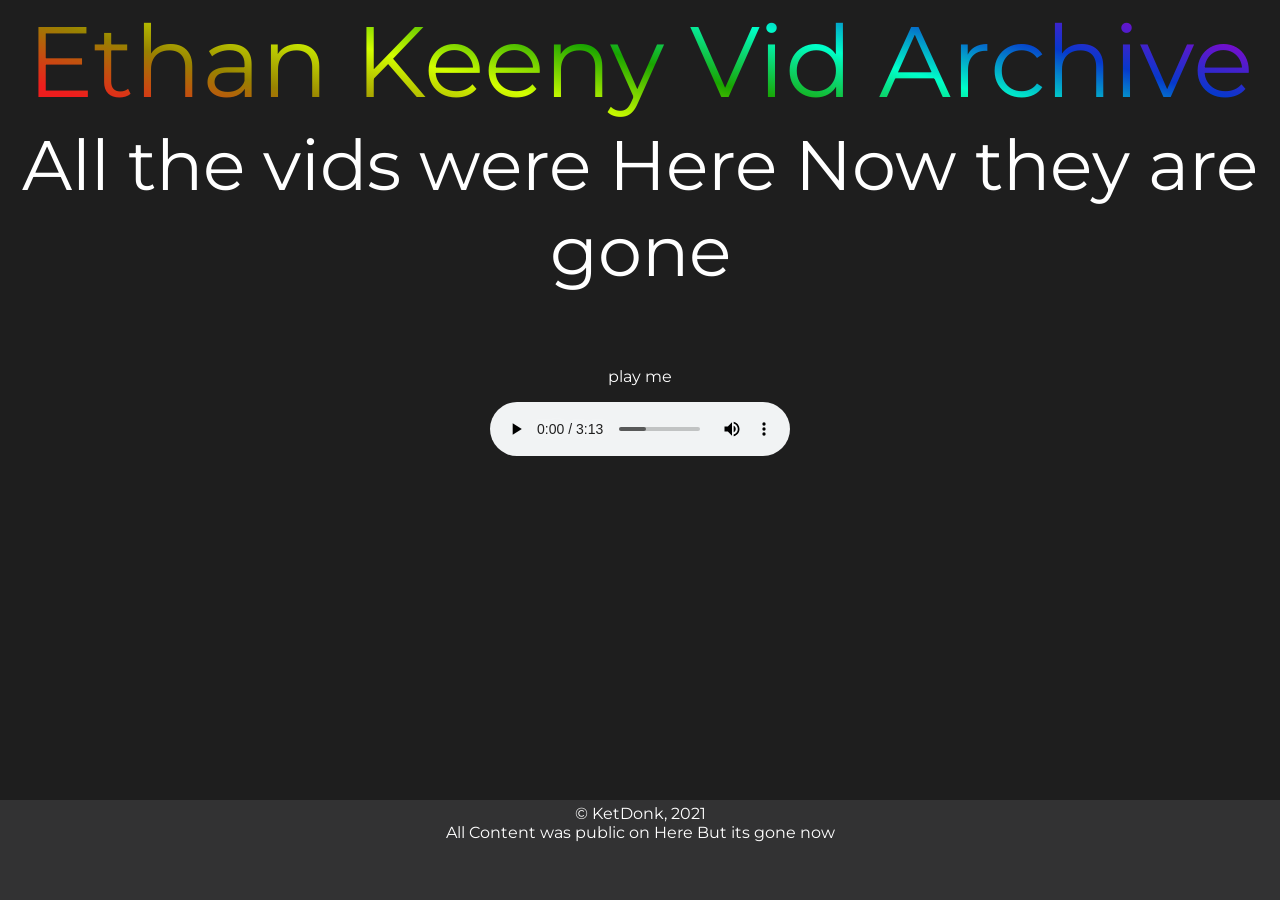
<file: projects/archive/femboy/femboy.html>
<!DOCTYPE html>
<html lang="en">

<head>
    <meta charset="UTF-8">
    <link rel="icon" type="image/png" href="../res/style/DogCollar.jpg">
    <meta http-equiv="X-UA-Compatible" content="IE=edge">
    <link rel="stylesheet" href="./index.css">
    <meta name="viewport" content="width=device-width, initial-scale=1.0">
    <title>Ethan Keeny</title>
</head>

<body>
    <div class="title-cont">
        <span class="title">
            Ethan Keeny Vid Archive
        </span>
    </div>
    <div class="memorial-cont">
        <span class="memorial-text">
            All the vids were
            <a href="./vids">Here</a>
            Now they are gone
        </span>
        <br><br><br><br>
        <p>play me</p>
        <audio controls>
            <source class="audio" src="./vids/sad.mp3" type="audio/mpeg">
            Your browser does not support the audio element.
        </audio>
    </div>

    <div id="footer-cont">
        <div class="footer-name">
            <span>
                © KetDonk, 2021
            </span>
            <br>
            <span>
                All Content was public on <a href="https://www.tiktok.com/@secretfemboyuwu">Here</a> But its gone now
            </span>
        </div>
    </div>

</body>

</html>
</file>
<file: blackburn.css>
@import url('https://fonts.googleapis.com/css2?family=Courgette&family=Fira+Mono:wght@500&family=Montserrat:ital,wght@0,700;1,700&display=swap');

body{
    background-color: #36393f;
    margin: 0;
    font-family: 'Montserrat', sans-serif;
    color: rgb(255, 255, 255);
}

.vid-cont{
    width: 100%;
    height: 100%;
}
.vid{
    width: 100%;
    height: 100%;
}

.footer{
    width: 100%;
    text-align: center;
}

.github-img{
    vertical-align: middle;
}

a{
    text-decoration: none;
    color: white;
    font-family: 'Montserrat';
}
</file>
<file: projects/projectsstyle.css>
@import url('https://fonts.googleapis.com/css2?family=Courgette&family=Fira+Mono:wght@500&family=Montserrat:ital,wght@0,700;1,700&display=swap');


::-webkit-scrollbar {
    width: 5px;
    height: 10px;
  }
  
  ::-webkit-scrollbar-thumb {
    background: rgb(170, 0, 0);
  }

html,
body {
    
    overflow: overlay;
    overflow-x: hidden;
    background-color: #36393f;
    background: linear-gradient(rgba(0, 0, 0, 0.4), rgba(0, 0, 0, 0.7)), url("../res/Boris.jpg");
    background-position: center;
    text-align: center;
    margin: 0;
    color: rgb(255, 255, 255);
    font-family: 'Montserrat';
    width: 100%;
    height: 100%;
}

.card {
    margin: 1.3rem;
    padding: 15px;
    display: inline-block;
    background-color: rgba(0, 0, 0, 0.2);
    width: 300px;
    height: fit-content;
    font-size: 30px;
}

.archived {
    background-color: rgb(83, 83, 187);
    border: 2px solid rgb(83, 83, 187);
}

.private {
    background-color: rgb(255, 69, 0);
    border: 2px solid rgb(255, 69, 0);
}

.card:hover {
    cursor: pointer;
    transition: 0.3s;
    background-color: rgba(0, 0, 0, 0.5);
}

.card-description {
    text-align: center;
    font-size: 20px;
}

button {
    background-color: green;
    padding-left: 20px;
    padding-right: 20px;
    padding-top: 5px;
    padding-bottom: 5px;
    border-radius: 20px;
    border: 2px solid green;
}

a {
    color: white;
    font-family: 'Montserrat';
    text-decoration: none;
}

.lang-tag {
    display: inline-block;
}

.html-tag {
    padding-left: 10px;
    padding-right: 10px;
    font-size: 20px;
    border-radius: 16px;
    border: #e04e25 2px solid;
    margin-right: 5px;
}

.css-tag {
    padding-left: 10px;
    padding-right: 10px;
    font-size: 20px;
    border-radius: 16px;
    border: #1572b6 2px solid;
    margin-right: 5px;
}

.js-tag {
    padding-left: 10px;
    padding-right: 10px;
    font-size: 20px;
    border-radius: 16px;
    border: #f5de19 2px solid;
    margin-right: 5px;
}

.lang-icon {
    width: 20px;
    vertical-align: middle;
    margin-bottom: 5px;
}


@media only screen and (max-width: 723px) {
    body {
        font-size: 60px;
    }

    .card {
        margin: 0;
        width: 75%;
        margin-left: 10%;
        margin-right: 10%;
        margin-top: 10px;
        margin-bottom: 10px;
    }
}

hr {
    margin: 10px;
}
</file>
<file: projects/archive/blackburn/blackburn.css>
@import url('https://fonts.googleapis.com/css2?family=Courgette&family=Fira+Mono:wght@500&family=Montserrat:ital,wght@0,700;1,700&display=swap');

body{
    background-color: #36393f;
    margin: 0;
    font-family: 'Montserrat', sans-serif;
    color: rgb(255, 255, 255);
}

.vid-cont{
    width: 100%;
    height: 100%;
}
.vid{
    width: 100%;
    height: 100%;
}

.footer{
    width: 100%;
    text-align: center;
}

.github-img{
    vertical-align: middle;
}

a{
    text-decoration: none;
    color: white;
    font-family: 'Montserrat';
}
</file>
<file: projects/archive/femboy/index.css>
@import url('https://fonts.googleapis.com/css2?family=Courgette&family=Fira+Mono:wght@500&family=Montserrat:ital,wght@0,700;1,700&display=swap');

body {
    margin: 0;
    padding: 0;
    width: 100%;
    height: 100%;
    font-family: 'Montserrat', sans-serif;
    color: white;
    background-color: #1e1e1e;
    overflow-y: scroll;
    overflow-x: hidden;
}

.title-cont{
    text-align: center;
}

.title {
    text-align: center;
    margin: auto;
    width: 50%;
    padding: 20px;
    font-size: 100px;
    background: rgb(238, 29, 29);
    background: linear-gradient(16deg, rgba(238, 29, 29, 1) 12.5%, rgba(152, 130, 1, 1) 25%, rgba(211, 255, 0, 1) 37.5%, rgba(25, 164, 0, 1) 50%, rgba(0, 255, 201, 1) 62.5%, rgba(0, 65, 255, 0.7782909930715936) 75%, rgba(171, 0, 255, 0.7782909930715936) 87.5%, rgba(255, 0, 0, 0.7782909930715936) 100%);
    -webkit-background-clip: text;
    background-clip: text;
    -webkit-text-fill-color: transparent;
}

.vid-cont {
    margin-left: auto;
    margin-right: auto;
    display: inline-block;
    width: 100%;
    margin-right: 10px;
    text-align: center;
}

.vid-item {
    margin: 0;
    margin-right: 10px;
    margin-bottom: 10px;
    display: inline-block;
    border: 5px solid transparent;
    border-image: linear-gradient(16deg, rgb(255, 255, 255) 21%, rgba(105, 201, 208, 1) 42%, rgba(1, 1, 1, 0.7782909930715936) 67%, rgba(238, 29, 82, 1) 100%) 1;
}

#footer-cont {
    position: fixed;
    bottom: 0;
    margin: 0;
    width: 100%;
    height: 100px;
    background-color: #323233;
}

.footer-name {
    text-align: center;
    padding-top: 4px;
}

a {
    color: white;
    text-decoration: none;
    cursor: text;
}

.memorial-cont {
    text-align: center;
}

.memorial-text {
    font-size: 70px;
}

.audio{
    background-color: blue;
}
</file>
